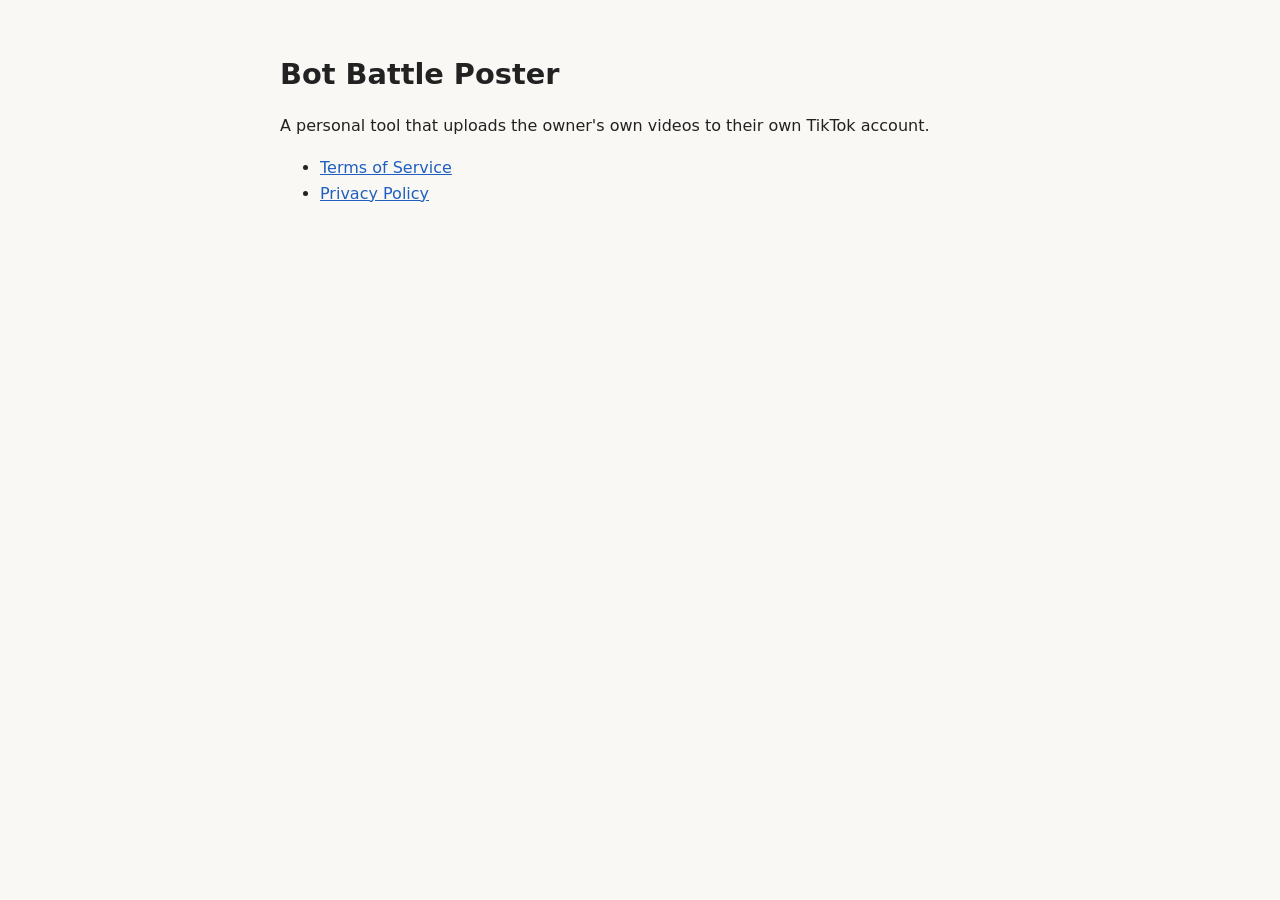
<file: index.html>
<!doctype html>
<html lang="en">
<head>
<meta charset="utf-8">
<meta name="viewport" content="width=device-width, initial-scale=1">
<title>Bot Battle Poster</title>
<link rel="stylesheet" href="style.css">
</head>
<body>
<main>
<h1>Bot Battle Poster</h1>
<p>A personal tool that uploads the owner's own videos to their own TikTok account.</p>
<ul>
<li><a href="terms.html">Terms of Service</a></li>
<li><a href="privacy.html">Privacy Policy</a></li>
</ul>
</main>
</body>
</html>
</file>
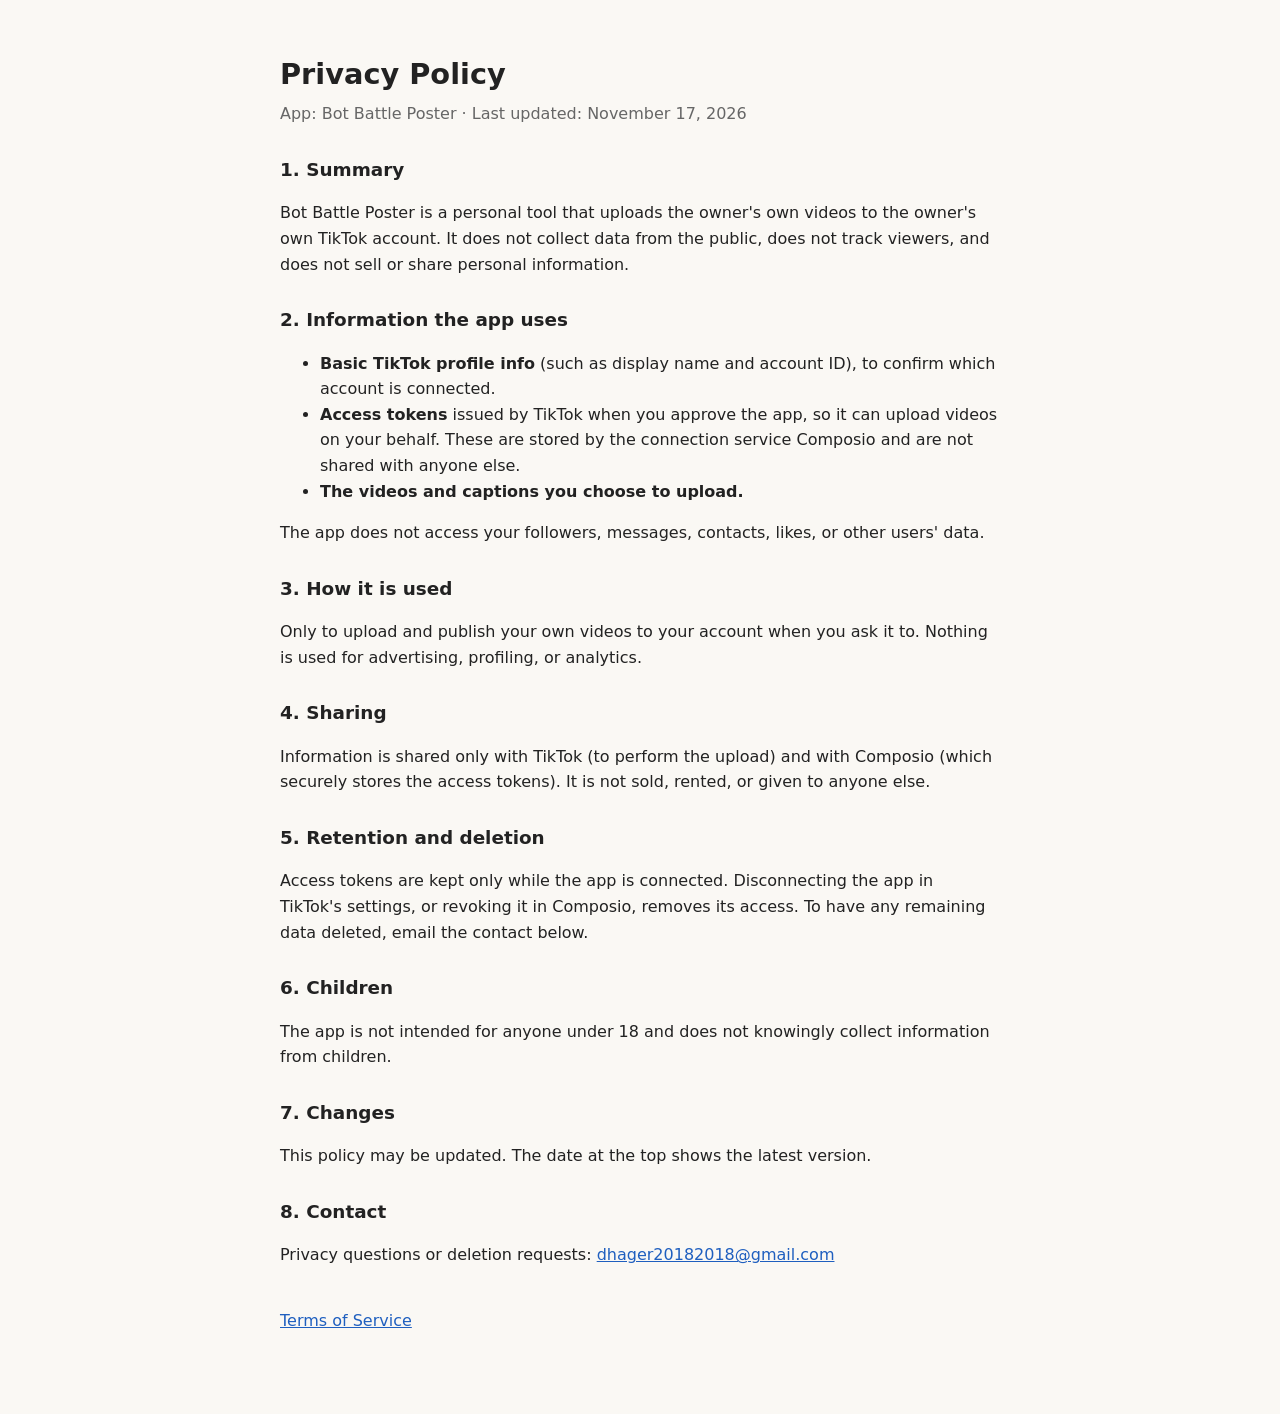
<file: privacy.html>
<!doctype html>
<html lang="en">
<head>
<meta charset="utf-8">
<meta name="viewport" content="width=device-width, initial-scale=1">
<title>Privacy Policy &middot; Bot Battle Poster</title>
<link rel="stylesheet" href="style.css">
</head>
<body>
<main>
<h1>Privacy Policy</h1>
<p class="meta">App: Bot Battle Poster &middot; Last updated: November 17, 2026</p>

<h2>1. Summary</h2>
<p>Bot Battle Poster is a personal tool that uploads the owner's own videos to the owner's own TikTok account. It does not collect data from the public, does not track viewers, and does not sell or share personal information.</p>

<h2>2. Information the app uses</h2>
<ul>
<li><strong>Basic TikTok profile info</strong> (such as display name and account ID), to confirm which account is connected.</li>
<li><strong>Access tokens</strong> issued by TikTok when you approve the app, so it can upload videos on your behalf. These are stored by the connection service Composio and are not shared with anyone else.</li>
<li><strong>The videos and captions you choose to upload.</strong></li>
</ul>
<p>The app does not access your followers, messages, contacts, likes, or other users' data.</p>

<h2>3. How it is used</h2>
<p>Only to upload and publish your own videos to your account when you ask it to. Nothing is used for advertising, profiling, or analytics.</p>

<h2>4. Sharing</h2>
<p>Information is shared only with TikTok (to perform the upload) and with Composio (which securely stores the access tokens). It is not sold, rented, or given to anyone else.</p>

<h2>5. Retention and deletion</h2>
<p>Access tokens are kept only while the app is connected. Disconnecting the app in TikTok's settings, or revoking it in Composio, removes its access. To have any remaining data deleted, email the contact below.</p>

<h2>6. Children</h2>
<p>The app is not intended for anyone under 18 and does not knowingly collect information from children.</p>

<h2>7. Changes</h2>
<p>This policy may be updated. The date at the top shows the latest version.</p>

<h2>8. Contact</h2>
<p>Privacy questions or deletion requests: <a href="mailto:dhager20182018@gmail.com">dhager20182018@gmail.com</a></p>

<p class="links"><a href="terms.html">Terms of Service</a></p>
</main>
</body>
</html>
</file>
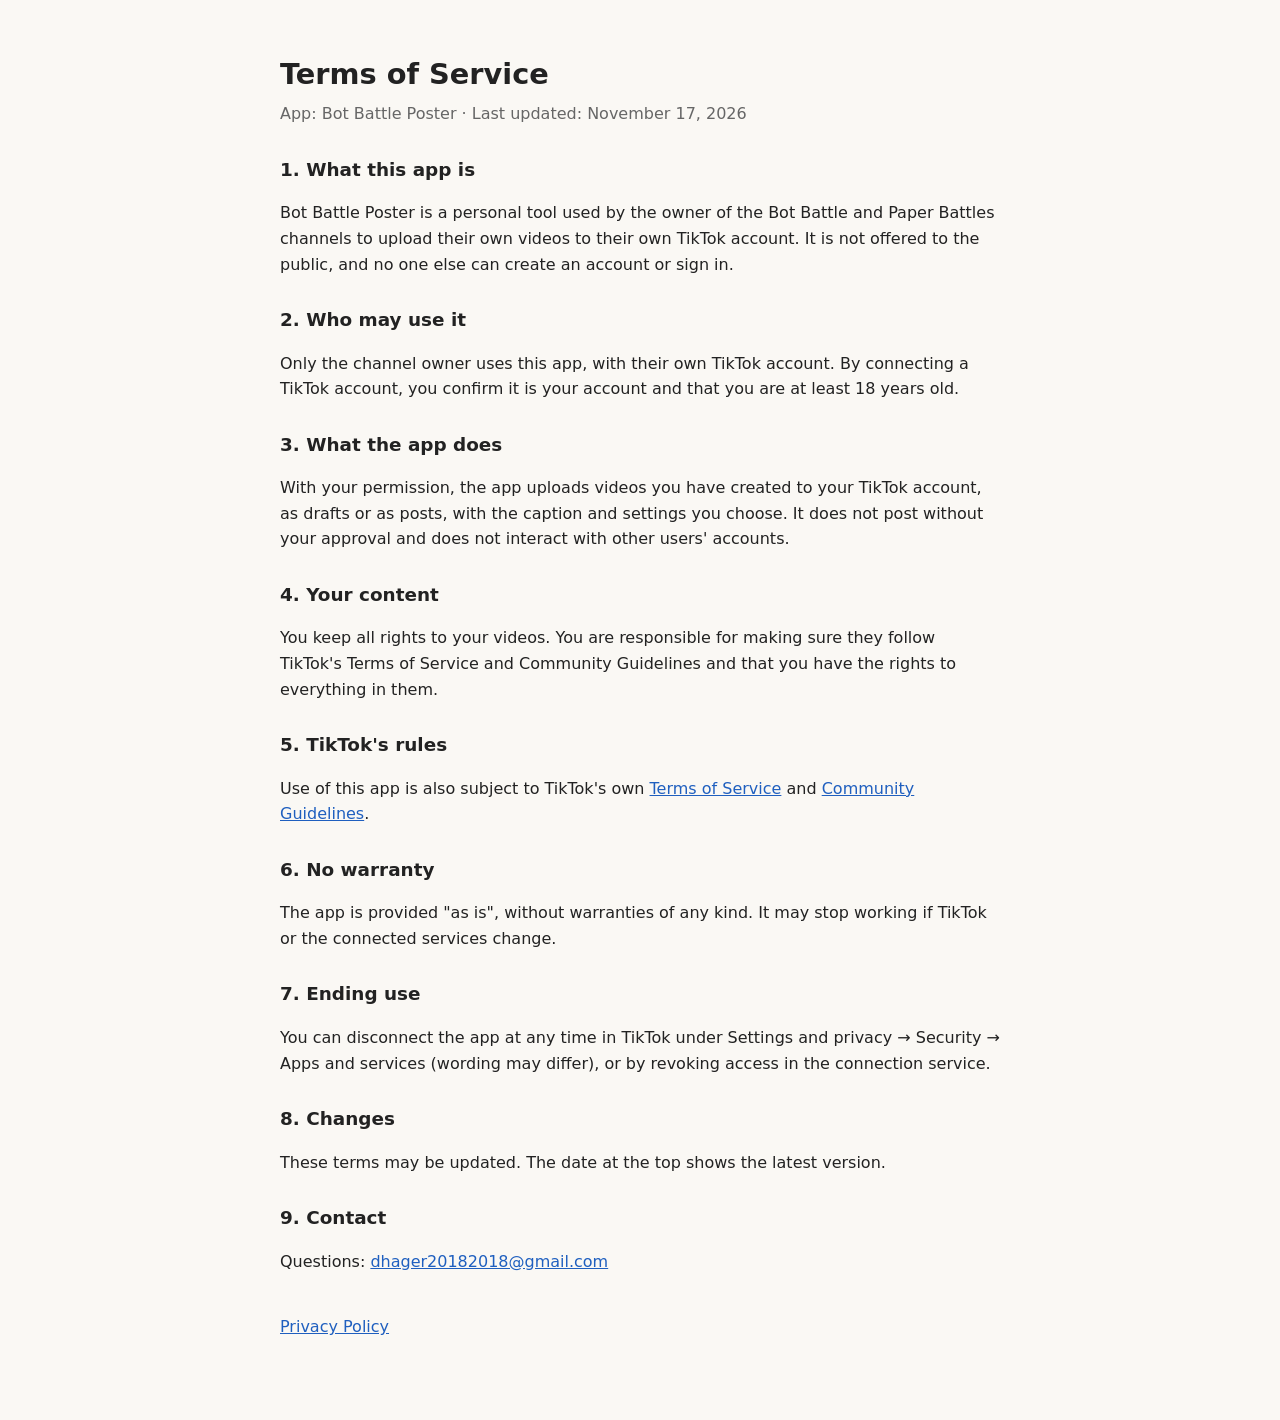
<file: terms.html>
<!doctype html>
<html lang="en">
<head>
<meta charset="utf-8">
<meta name="viewport" content="width=device-width, initial-scale=1">
<title>Terms of Service &middot; Bot Battle Poster</title>
<link rel="stylesheet" href="style.css">
</head>
<body>
<main>
<h1>Terms of Service</h1>
<p class="meta">App: Bot Battle Poster &middot; Last updated: November 17, 2026</p>

<h2>1. What this app is</h2>
<p>Bot Battle Poster is a personal tool used by the owner of the Bot Battle and Paper Battles channels to upload their own videos to their own TikTok account. It is not offered to the public, and no one else can create an account or sign in.</p>

<h2>2. Who may use it</h2>
<p>Only the channel owner uses this app, with their own TikTok account. By connecting a TikTok account, you confirm it is your account and that you are at least 18 years old.</p>

<h2>3. What the app does</h2>
<p>With your permission, the app uploads videos you have created to your TikTok account, as drafts or as posts, with the caption and settings you choose. It does not post without your approval and does not interact with other users' accounts.</p>

<h2>4. Your content</h2>
<p>You keep all rights to your videos. You are responsible for making sure they follow TikTok's Terms of Service and Community Guidelines and that you have the rights to everything in them.</p>

<h2>5. TikTok's rules</h2>
<p>Use of this app is also subject to TikTok's own <a href="https://www.tiktok.com/legal/terms-of-service">Terms of Service</a> and <a href="https://www.tiktok.com/community-guidelines">Community Guidelines</a>.</p>

<h2>6. No warranty</h2>
<p>The app is provided "as is", without warranties of any kind. It may stop working if TikTok or the connected services change.</p>

<h2>7. Ending use</h2>
<p>You can disconnect the app at any time in TikTok under Settings and privacy &rarr; Security &rarr; Apps and services (wording may differ), or by revoking access in the connection service.</p>

<h2>8. Changes</h2>
<p>These terms may be updated. The date at the top shows the latest version.</p>

<h2>9. Contact</h2>
<p>Questions: <a href="mailto:dhager20182018@gmail.com">dhager20182018@gmail.com</a></p>

<p class="links"><a href="privacy.html">Privacy Policy</a></p>
</main>
</body>
</html>
</file>
<file: style.css>
:root { --bg: #faf8f4; --fg: #222; --muted: #666; --link: #1f5fbf; }
@media (prefers-color-scheme: dark) { :root { --bg: #161616; --fg: #e8e8e8; --muted: #9a9a9a; --link: #7fb0ff; } }
body { margin: 0; background: var(--bg); color: var(--fg); font: 16px/1.6 system-ui, -apple-system, "Segoe UI", sans-serif; }
main { max-width: 720px; margin: 0 auto; padding: 32px 16px 64px; }
h1 { font-size: 1.8rem; margin-bottom: 4px; }
h2 { font-size: 1.15rem; margin-top: 28px; }
.meta { color: var(--muted); margin-top: 0; }
a { color: var(--link); }
.links { margin-top: 40px; }
</file>
